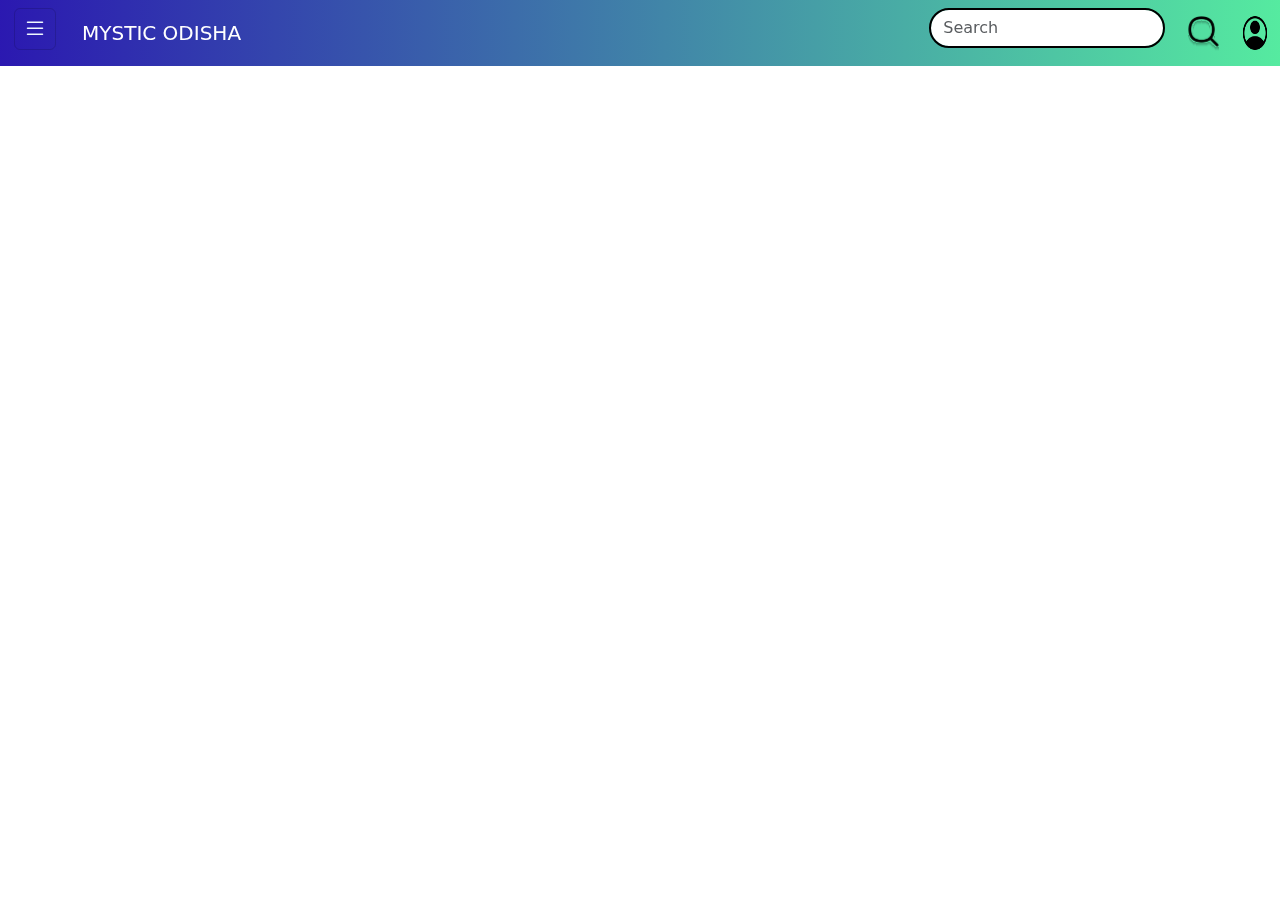
<file: index.html>
<!doctype html>
<html lang="en">

<head>
  <meta charset="utf-8">
  <meta name="viewport" content="width=device-width, initial-scale=1">
  <title>Bootstrap demo</title>
  <link href="https://cdn.jsdelivr.net/npm/bootstrap@5.3.3/dist/css/bootstrap.min.css" rel="stylesheet"
    integrity="sha384-QWTKZyjpPEjISv5WaRU9OFeRpok6YctnYmDr5pNlyT2bRjXh0JMhjY6hW+ALEwIH" crossorigin="anonymous">
  <link rel="stylesheet" href="./style.css">
</head>

<body class="body">
  <!-- navigation -->
  <div class="navigation fixed-top">
    <nav class="navbar">
      <div class="container-fluid">
        <a class="navbar-brand">MYSTIC ODISHA</a>
        <form action="" method="" class="d-flex" role="search">
          <nav class="navbar2  bg-#000">
            <div>
              <button class="navbar-toggler p-2" type="button" data-bs-toggle="offcanvas" data-bs-target="#bdSidebar"
                aria-controls="bdSidebar" aria-label="Toggle docs navigation">
                <svg xmlns="http://www.w3.org/2000/svg" width="24" height="24" class="bi" fill="currentColor"
                  viewBox="0 0 16 16">
                  <path fill-rule="evenodd"
                    d="M2.5 11.5A.5.5 0 0 1 3 11h10a.5.5 0 0 1 0 1H3a.5.5 0 0 1-.5-.5zm0-4A.5.5 0 0 1 3 7h10a.5.5 0 0 1 0 1H3a.5.5 0 0 1-.5-.5zm0-4A.5.5 0 0 1 3 3h10a.5.5 0 0 1 0 1H3a.5.5 0 0 1-.5-.5z">
                  </path>
                </svg>
                <span class="d-none fs-6 pe-1">Browse</span>
              </button>
            </div>
          </nav>
          <div class="searchbar" me-2>
            <input class="form-control me-2" type="search" placeholder="Search" aria-label="Search">
          </div>
          <button class="btn" type="submit">
            <img class="searchlogo" src="./search.svg" alt="">
          </button>
          <div class="aclo">
            <img class="accountlogo" src="./account.png" alt="">
          </div>
        </form>
      </div>
    </nav>
  </div>


  <script src="https://cdn.jsdelivr.net/npm/bootstrap@5.3.3/dist/js/bootstrap.bundle.min.js"
    integrity="sha384-YvpcrYf0tY3lHB60NNkmXc5s9fDVZLESaAA55NDzOxhy9GkcIdslK1eN7N6jIeHz"
    crossorigin="anonymous"></script>
</body>

</html>
</file>
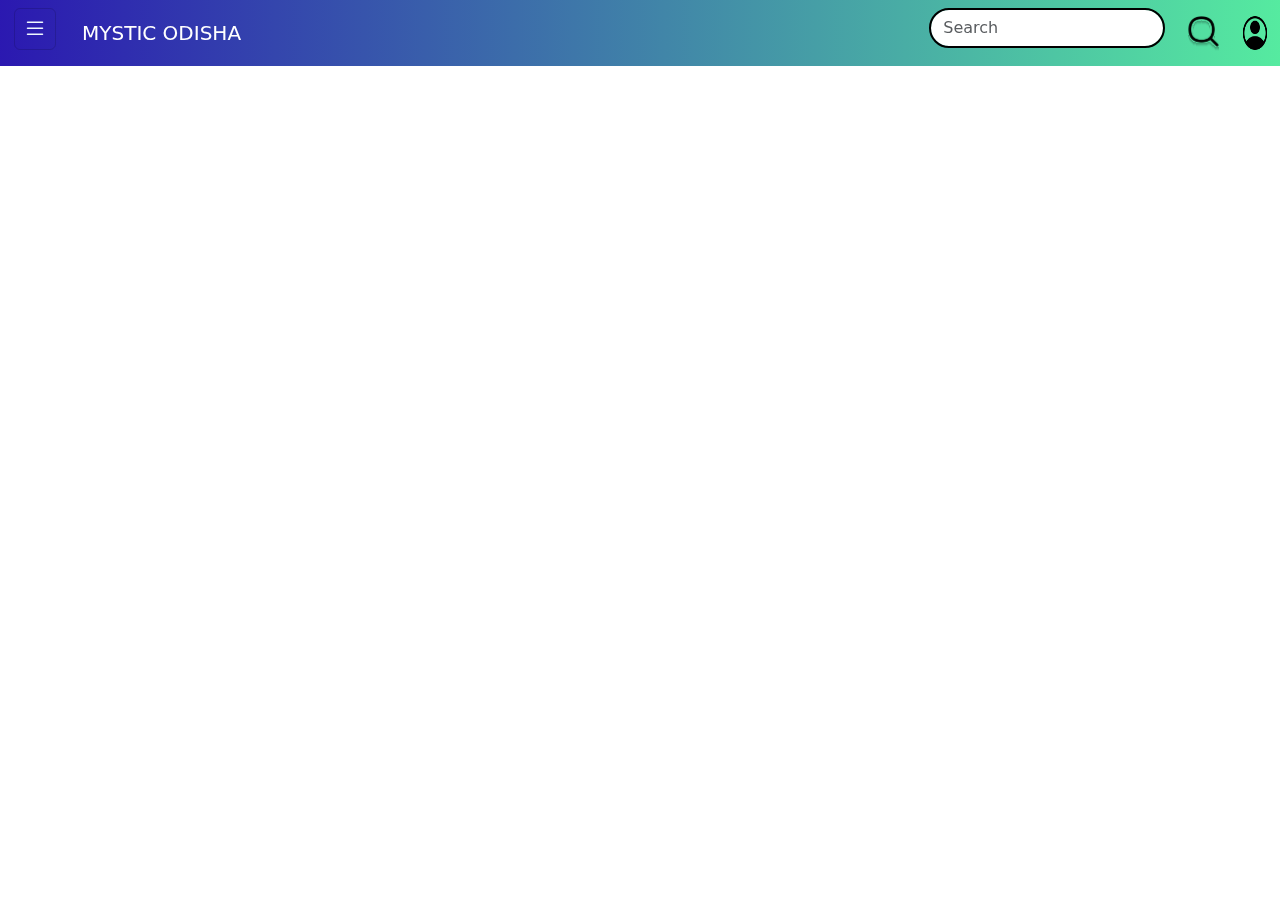
<file: html/index.html>
<!doctype html>
<html lang="en">

<head>
  <meta charset="utf-8">
  <meta name="viewport" content="width=device-width, initial-scale=1">
  <title>Bootstrap demo</title>
  <link href="https://cdn.jsdelivr.net/npm/bootstrap@5.3.3/dist/css/bootstrap.min.css" rel="stylesheet"
    integrity="sha384-QWTKZyjpPEjISv5WaRU9OFeRpok6YctnYmDr5pNlyT2bRjXh0JMhjY6hW+ALEwIH" crossorigin="anonymous">
  <link rel="stylesheet" href="../css/style.css">
</head>

<body class="body">
  <!-- navigation -->
  <div class="navigation fixed-top">
    <nav class="navbar">
      <div class="container-fluid">
        <a class="navbar-brand">MYSTIC ODISHA</a>
        <form action="" method="" class="d-flex" role="search">
          <nav class="navbar2  bg-#000">
            <div>
              <button class="navbar-toggler p-2" type="button" data-bs-toggle="offcanvas" data-bs-target="#bdSidebar"
                aria-controls="bdSidebar" aria-label="Toggle docs navigation">
                <svg xmlns="http://www.w3.org/2000/svg" width="24" height="24" class="bi" fill="currentColor"
                  viewBox="0 0 16 16">
                  <path fill-rule="evenodd"
                    d="M2.5 11.5A.5.5 0 0 1 3 11h10a.5.5 0 0 1 0 1H3a.5.5 0 0 1-.5-.5zm0-4A.5.5 0 0 1 3 7h10a.5.5 0 0 1 0 1H3a.5.5 0 0 1-.5-.5zm0-4A.5.5 0 0 1 3 3h10a.5.5 0 0 1 0 1H3a.5.5 0 0 1-.5-.5z">
                  </path>
                </svg>
                <span class="d-none fs-6 pe-1">Browse</span>
              </button>
            </div>
          </nav>
          <div class="searchbar" me-2>
            <input class="form-control me-2" type="search" placeholder="Search" aria-label="Search">
          </div>
          <button class="btn" type="submit">
            <img class="searchlogo" src="../images/search.svg" alt="">
          </button>
          <div class="aclo">
            <img class="accountlogo" src="../images/account.png" alt="">
          </div>
        </form>
      </div>
    </nav>
  </div>
  <script src="https://cdn.jsdelivr.net/npm/bootstrap@5.3.3/dist/js/bootstrap.bundle.min.js"
    integrity="sha384-YvpcrYf0tY3lHB60NNkmXc5s9fDVZLESaAA55NDzOxhy9GkcIdslK1eN7N6jIeHz"
    crossorigin="anonymous"></script>
</body>

</html>
</file>
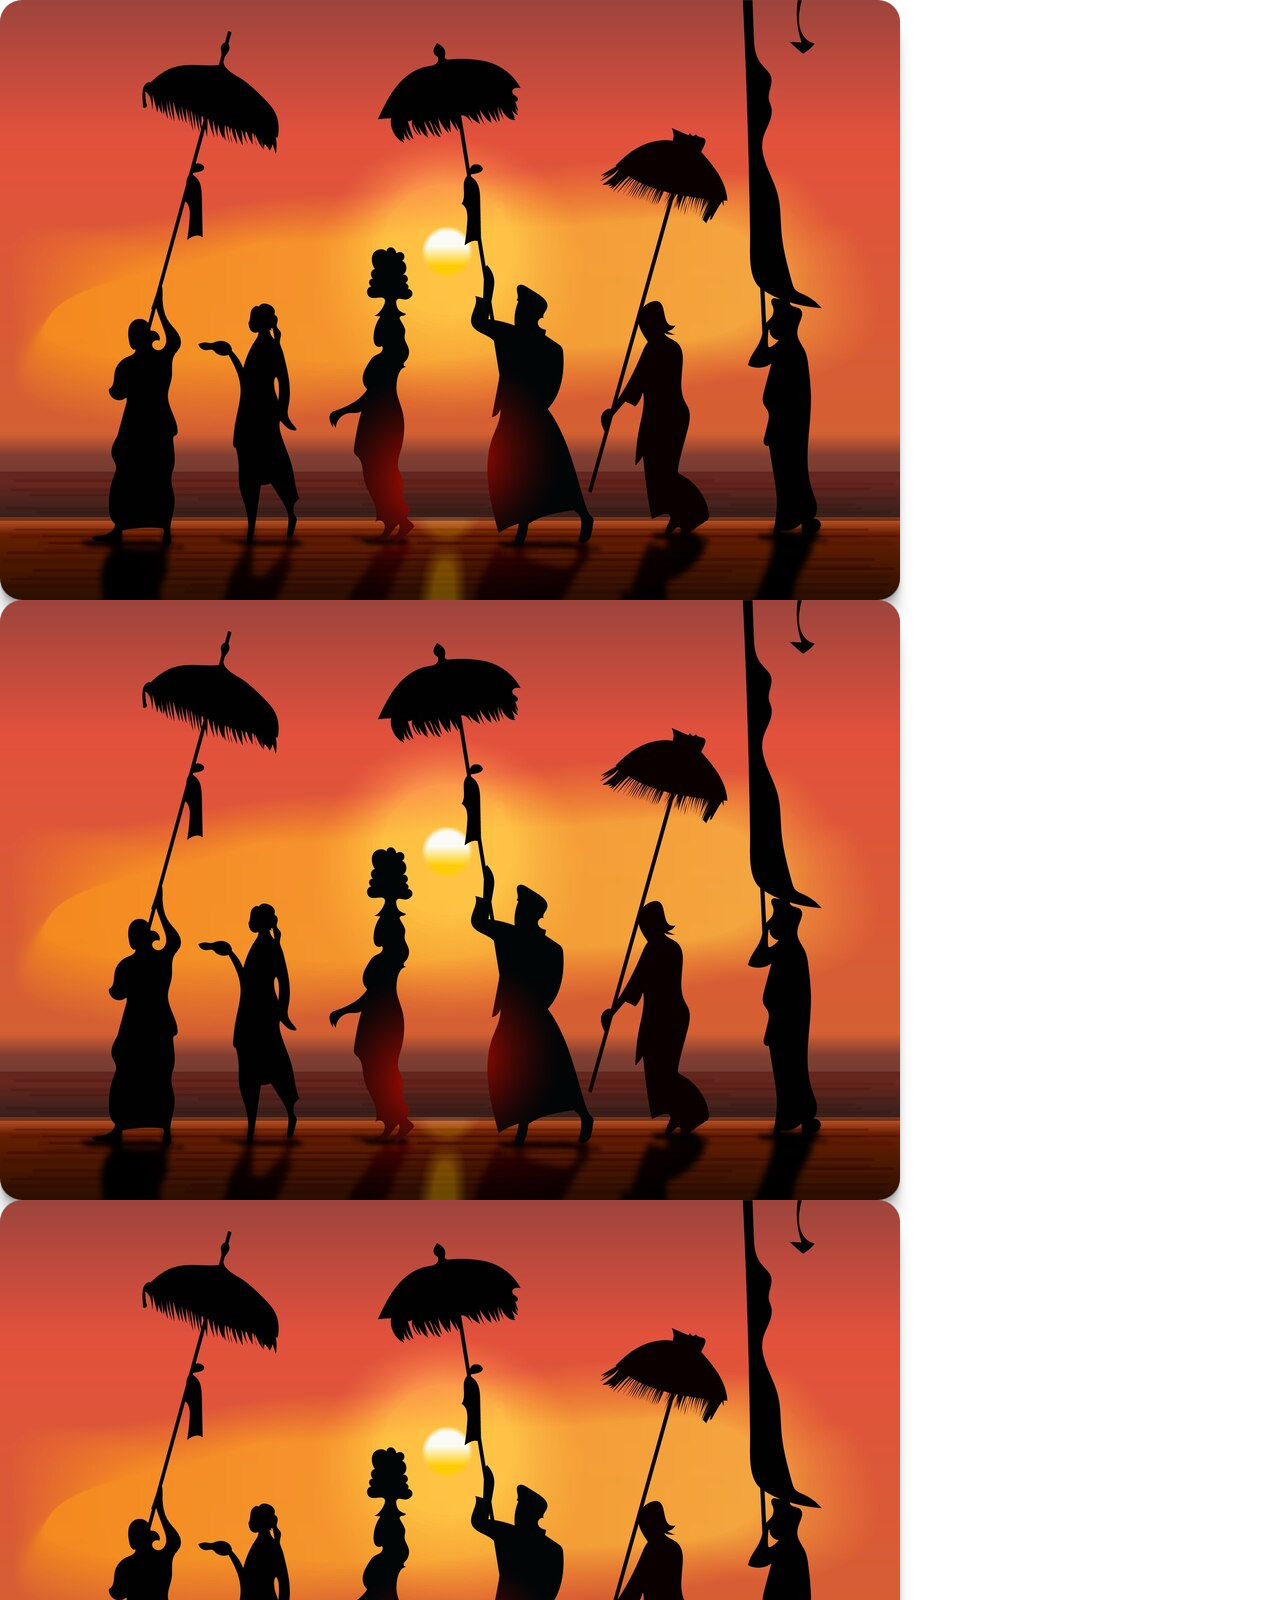
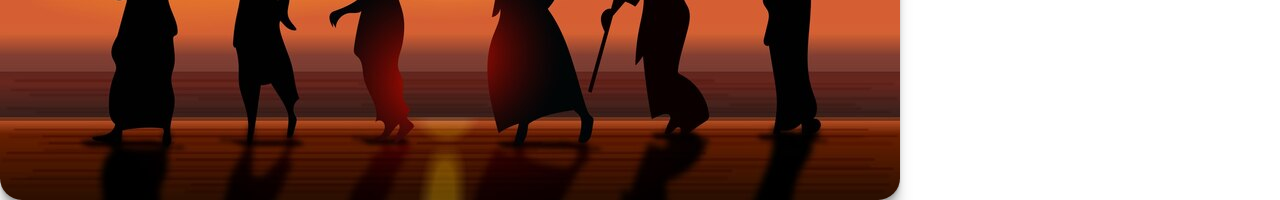
<file: crousel.html>
<!doctype html>
<html lang="en">

<head>
  <meta charset="utf-8">
  <meta name="viewport" content="width=device-width, initial-scale=1">
  <title>Bootstrap demo</title>
  <link href="https://cdn.jsdelivr.net/npm/bootstrap@5.3.3/dist/css/bootstrap.min.css" rel="stylesheet"
    integrity="sha384-QWTKZyjpPEjISv5WaRU9OFeRpok6YctnYmDr5pNlyT2bRjXh0JMhjY6hW+ALEwIH" crossorigin="anonymous">
  <link rel="stylesheet" href="crousel.css">
</head>

<body>
  <div class="coursel">
    <img src="sunset.jpg" class="crous" class="object-fit-contain border rounded" alt="...">
    <img src="sunset.jpg" class="crous" class="object-fit-cover border rounded" alt="...">
    <img src="sunset.jpg" class="crous" class="object-fit-fill border rounded" alt="...">
  </div>
  <script src="https://cdn.jsdelivr.net/npm/bootstrap@5.3.3/dist/js/bootstrap.bundle.min.js"
    integrity="sha384-YvpcrYf0tY3lHB60NNkmXc5s9fDVZLESaAA55NDzOxhy9GkcIdslK1eN7N6jIeHz"
    crossorigin="anonymous"></script>
</body>

</html>
</file>
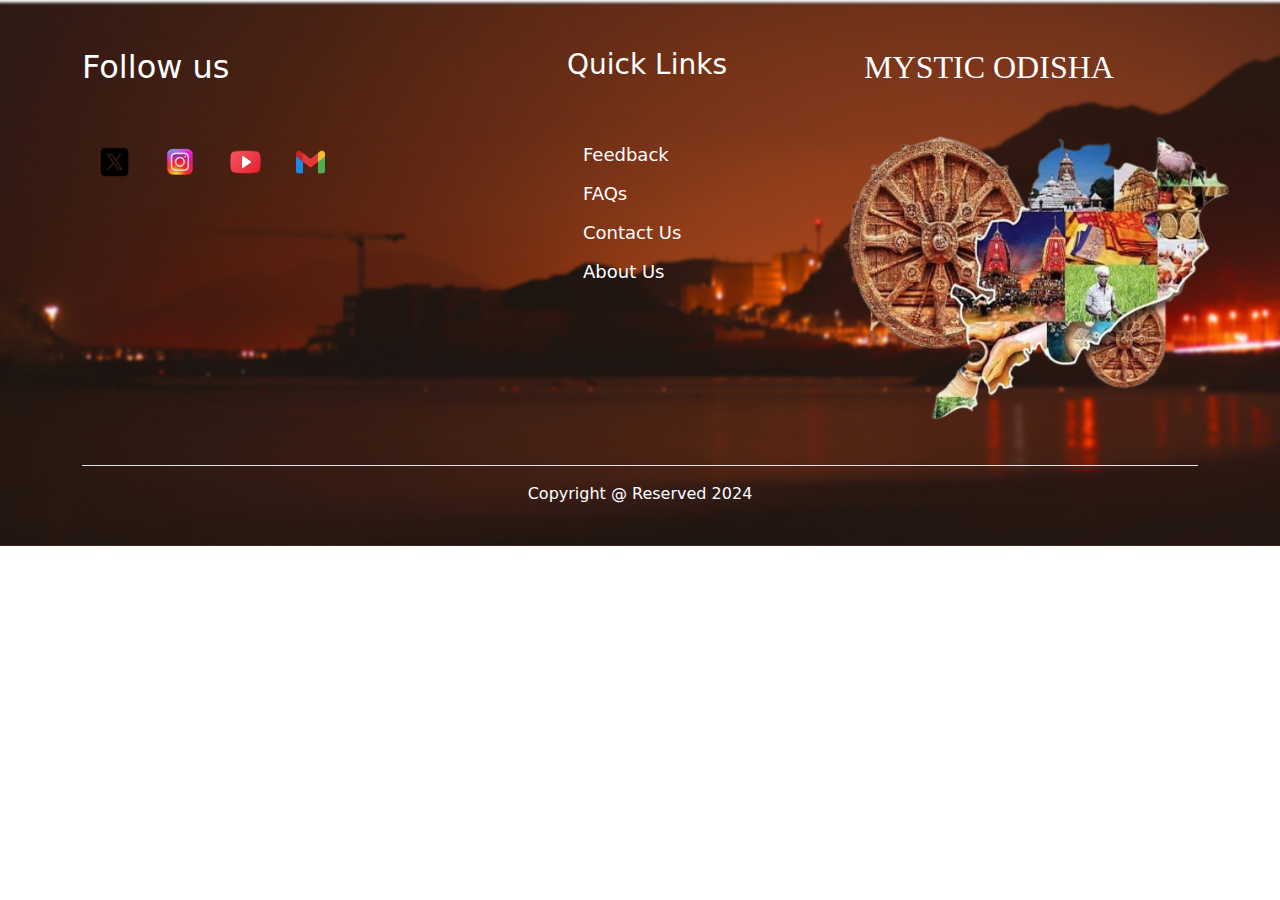
<file: html/footer.html>
<!doctype html>
<html lang="en">

<head>
    <meta charset="utf-8">
    <meta name="viewport" content="width=device-width, initial-scale=1">
    <link href="https://cdn.jsdelivr.net/npm/bootstrap@5.3.3/dist/css/bootstrap.min.css" rel="stylesheet"
        integrity="sha384-QWTKZyjpPEjISv5WaRU9OFeRpok6YctnYmDr5pNlyT2bRjXh0JMhjY6hW+ALEwIH" crossorigin="anonymous">
    <link rel="stylesheet" href="../css/footer.css">
    <link rel="preconnect" href="https://fonts.googleapis.com">
<link rel="preconnect" href="https://fonts.gstatic.com" crossorigin>
<link href="https://fonts.googleapis.com/css2?family=Josefin+Sans:ital,wght@0,100..700;1,100..700&family=SUSE:wght@100..800&display=swap" rel="stylesheet">
</head>
<body>
    <footer class="foot py-5">
        <div class="container">
            <div class="row">
                <div class="col-md-3">
                    <h2>Follow us</h2>
                    <ul class="list-unstyled d-flex">
                        <li><a href="#"><img src="../images/twitter.png" alt="Twitter" width="50" height="50"></a></li>
                        <li><a href="#"><img src="../images/insta.png" alt="Instagram" width="50" height="50"></a></li>
                        <li><a href="#"><img src="../images/youtube.png" alt="YouTube" width="50" height="50"></a></li>
                        <li><a href="#"><img src="../images/gmail.png" alt="Gmail" width="50" height="50"></a></li>
                    </ul>
                </div>
                <div class="col-md-3">
                    <h3 class="QL">Quick Links</h3>
                    <ul class="list-unstyled" >
                        <li ><a href="#"class="QL">Feedback</a></li>
                        <li ><a href="#"class="QL">FAQs</a></li>
                        <li ><a href="#"class="QL">Contact Us</a></li>
                        <li ><a href="#"class="QL">About Us</a></li>
                    </ul>
                </div>
                <div class="col-md-6 text-center">
                    <h2 class="mys">MYSTIC ODISHA</h2>
                    <img src="../images/footimg.svg" alt="Mystic Odisha" class="img-fluid">
                </div>
            </div>
            <div class="text-center py-3 border-top">
                <p>Copyright @ Reserved 2024</p>
            </div>
        </div>
    </footer>    
   
    <script src="https://cdn.jsdelivr.net/npm/bootstrap@5.3.3/dist/js/bootstrap.bundle.min.js"
        integrity="sha384-YvpcrYf0tY3lHB60NNkmXc5s9fDVZLESaAA55NDzOxhy9GkcIdslK1eN7N6jIeHz"
        crossorigin="anonymous"></script>
</body>

</html>
</file>
<file: style.css>
/* .body{
    background-color: black;
} */
.navbar2 {
    position: absolute;
    left: 4px;
    margin-left: 10px;
}
.navbar-brand {
    position: relative;
    left: 70px;
    color: white;
}

.navigation {

   background: linear-gradient(90deg, rgba(36, 17, 174, 0.97) 0%, rgba(80, 234, 157, 0.97) 100%);
    
}

.navbar-toggler {
    color: aliceblue;
}

.searchlogo {
    width: 4vw;
    height: 4vh;
    /* box-shadow: rgba(0, 0, 0, 0.24) 0px 3px 8px; */
}
.accountlogo{
    width: 2vw;
    height: 4vh;
    
}
.aclo{
    display: flex;
    /* justify-content: center; */
    align-items: center;
}

.form-control {
    border: 2px solid rgb(0, 0, 0);
    border-radius: 23px;
  
}
.card1{
    
    display: flex;
}
.card2{
    
    display: flex;
}
</file>
<file: css/style.css>
/* .body{
    background-color: black;
} */
.navbar2 {
    position: absolute;
    left: 4px;
    margin-left: 10px;
}
.navbar-brand {
    position: relative;
    left: 70px;
    color: white;
}

.navigation {

   background: linear-gradient(90deg, rgba(36, 17, 174, 0.97) 0%, rgba(80, 234, 157, 0.97) 100%);
    
}

.navbar-toggler {
    color: aliceblue;
}

.searchlogo {
    width: 4vw;
    height: 4vh;
    /* box-shadow: rgba(0, 0, 0, 0.24) 0px 3px 8px; */
}
.accountlogo{
    width: 2vw;
    height: 4vh;
    
}
.aclo{
    display: flex;
    /* justify-content: center; */
    align-items: center;
}

.form-control {
    border: 2px solid rgb(0, 0, 0);
    border-radius: 23px;
  
}
.card1{
    
    display: flex;
}
.card2{
    
    display: flex;
}
</file>
<file: crousel.css>
.crousel {
    display: flex;
    gap: 20px;
    width: 200vw;
    height: 90vh;
    border-radius: 12px;
    border: 2px solid black;
    padding: 20px;

}

.crous {

    border-radius: 22px;
    box-shadow: rgba(100, 47, 47, 0.17) 0px -23px 25px 0px inset, rgba(0, 0, 0, 0.15) 0px -36px 30px 0px inset, rgba(0, 0, 0, 0.1) 0px -79px 40px 0px inset, rgba(0, 0, 0, 0.06) 0px 2px 1px, rgba(0, 0, 0, 0.09) 0px 4px 2px, rgba(0, 0, 0, 0.09) 0px 8px 4px, rgba(0, 0, 0, 0.09) 0px 16px 8px, rgba(0, 0, 0, 0.09) 0px 32px 16px;


}
</file>
<file: css/footer.css>
.foot {

  background: url("../images/background.svg") no-repeat center center/cover;
  color: white;
}

.foot h5 {
  font-size: 1.25rem;
  margin-bottom: 1rem;
}

.foot ul {
  padding: 0;
  list-style: none;
  position: relative;
  top: 5vh;
}

.foot ul li {
  margin: 0 10px;

}

.foot a {
  color: white;
  text-decoration: none;

}

.foot img {
  max-width: 100%;
  height: auto;
}

.border-top {
  border-top: 1px solid rgba(255, 255, 255, 0.3);
}

.img-fluid {
  position: relative;
  margin-left: 10vw;
}

.mys {
  position: relative;
  margin-left: 10vw;
  font-family:josfin sans ;

}

.QL {
  margin-left: 200px;
  width: max-content;

}

.border-top {
  position: relative;
  top: 40px;
}

.list-unstyled li {
  font-size: large;
  width: max-content;
  padding: 6px;

}
</file>
